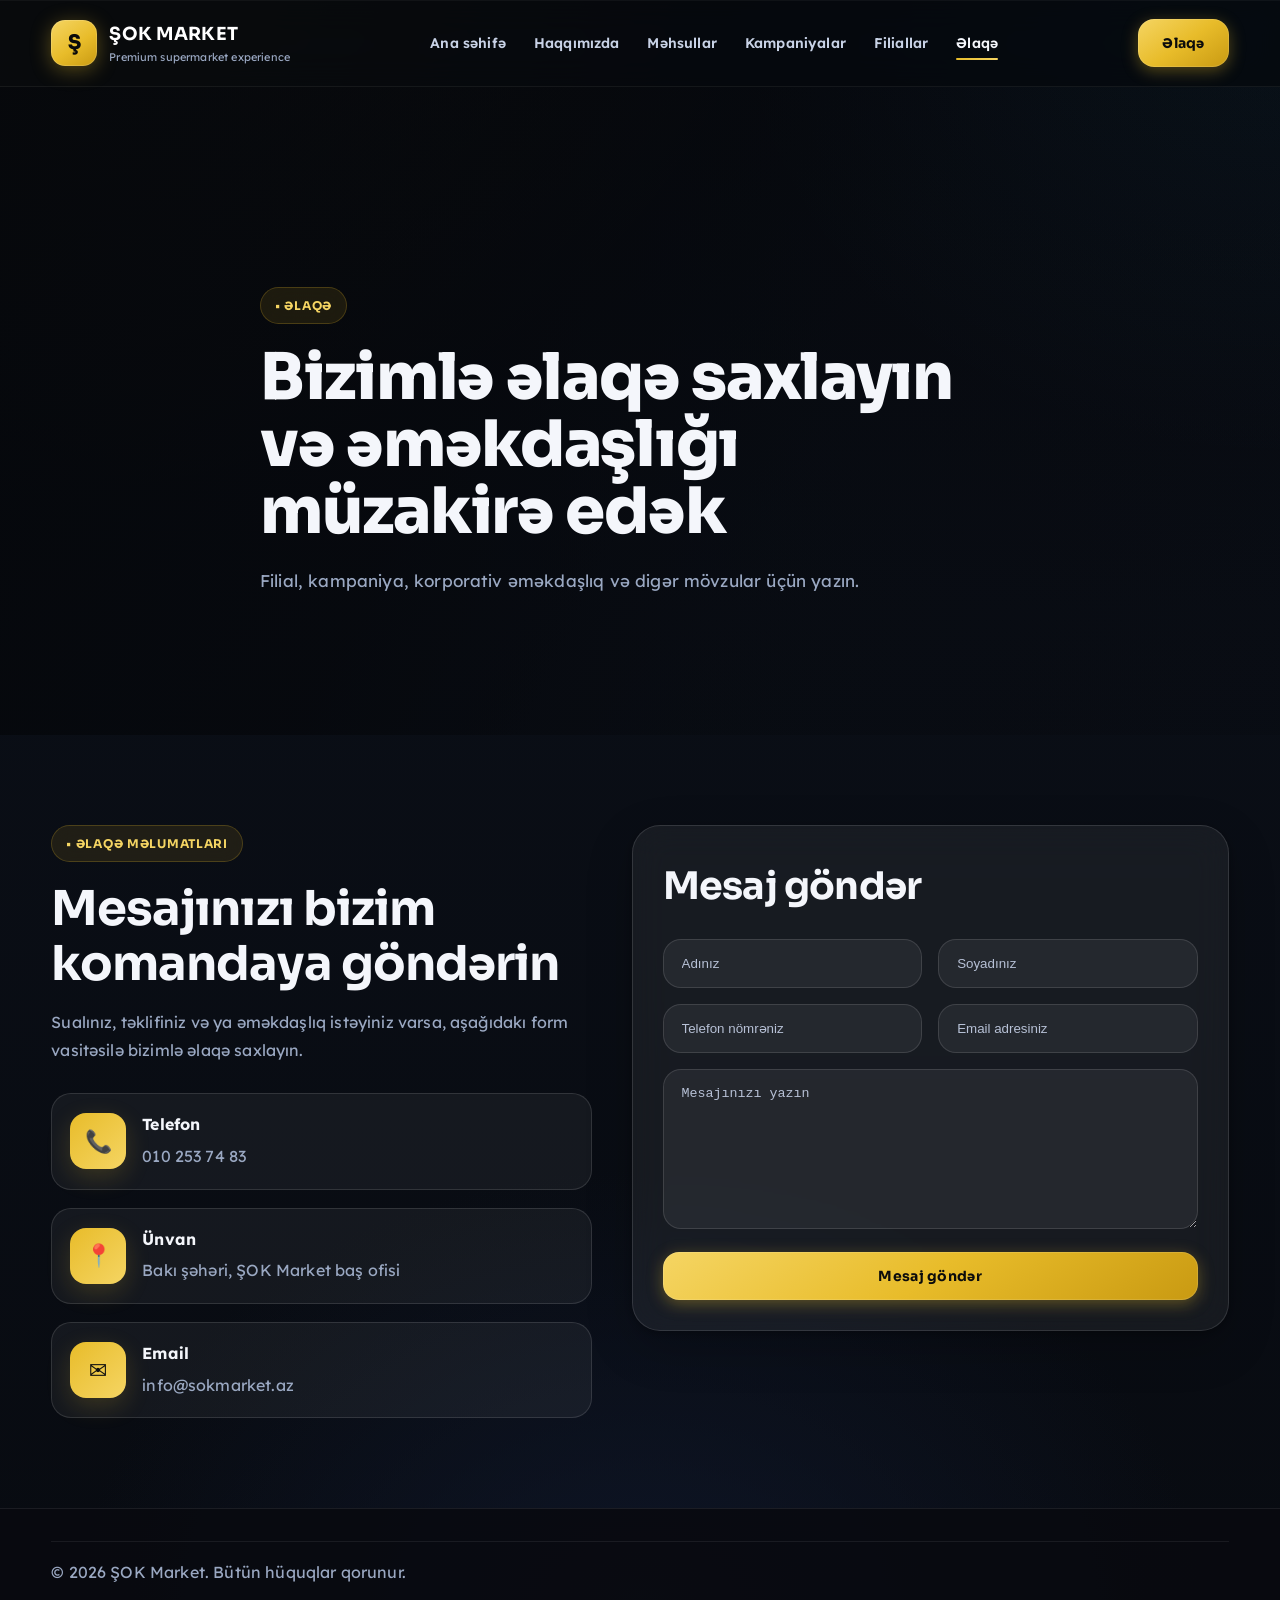
<file: contact.html>
<!DOCTYPE html>
<html lang="az">
<head>
  <meta charset="UTF-8" />
  <meta name="viewport" content="width=device-width, initial-scale=1.0" />
  <link rel="preconnect" href="https://fonts.googleapis.com" />
  <link rel="preconnect" href="https://fonts.gstatic.com" crossorigin />
  <link href="https://fonts.googleapis.com/css2?family=Lexend:wght@300;400;500;600;700&family=Sora:wght@600;700;800&display=swap" rel="stylesheet" />
  <title>Əlaqə | ŞOK Market</title>
  <link rel="stylesheet" href="style.css" />
</head>
<body>

  <header class="site-header">
    <div class="container nav-wrap">
      <a href="index.html" class="brand">
        <span class="brand-badge">Ş</span>
        <div class="brand-text">
          <strong>ŞOK MARKET</strong>
          <small>Premium supermarket experience</small>
        </div>
      </a>

      <nav class="nav" id="navMenu">
        <a href="index.html">Ana səhifə</a>
        <a href="about.html">Haqqımızda</a>
        <a href="products.html">Məhsullar</a>
        <a href="campaigns.html">Kampaniyalar</a>
        <a href="stores.html">Filiallar</a>
        <a href="contact.html" class="active">Əlaqə</a>
      </nav>

      <div class="nav-actions">
        <a href="contact.html" class="btn btn-primary">Əlaqə</a>
        <button class="menu-toggle" id="menuToggle">☰</button>
      </div>
    </div>
  </header>

  <section class="page-hero">
    <div class="page-hero-bg" style="background-image:url('https://images.unsplash.com/photo-1504384308090-c894fdcc538d?auto=format&fit=crop&w=1800&q=80')"></div>
    <div class="page-hero-overlay"></div>
    <div class="container hero-content reveal">
      <span class="section-chip">• Əlaqə</span>
      <h1>Bizimlə əlaqə saxlayın və əməkdaşlığı müzakirə edək</h1>
      <p>Filial, kampaniya, korporativ əməkdaşlıq və digər mövzular üçün yazın.</p>
    </div>
  </section>

  <section class="section contact-section">
    <div class="container contact-grid">
      <div class="contact-left reveal">
        <span class="section-chip">• Əlaqə məlumatları</span>
        <h2>Mesajınızı bizim komandaya göndərin</h2>
        <p>
          Sualınız, təklifiniz və ya əməkdaşlıq istəyiniz varsa, aşağıdakı form vasitəsilə bizimlə əlaqə saxlayın.
        </p>

        <div class="contact-info-list">
          <div class="contact-info-item">
            <span class="icon-box">📞</span>
            <div>
              <strong>Telefon</strong>
              <p>010 253 74 83</p>
            </div>
          </div>

          <div class="contact-info-item">
            <span class="icon-box">📍</span>
            <div>
              <strong>Ünvan</strong>
              <p>Bakı şəhəri, ŞOK Market baş ofisi</p>
            </div>
          </div>

          <div class="contact-info-item">
            <span class="icon-box">✉</span>
            <div>
              <strong>Email</strong>
              <p>info@sokmarket.az</p>
            </div>
          </div>
        </div>
      </div>

      <form class="glass-form reveal delay-1">
        <h3>Mesaj göndər</h3>
        <div class="form-row">
          <input type="text" placeholder="Adınız" />
          <input type="text" placeholder="Soyadınız" />
        </div>
        <div class="form-row">
          <input type="text" placeholder="Telefon nömrəniz" />
          <input type="email" placeholder="Email adresiniz" />
        </div>
        <textarea placeholder="Mesajınızı yazın"></textarea>
        <button type="button" class="btn btn-primary full-width">Mesaj göndər</button>
      </form>
    </div>
  </section>

  <footer class="site-footer">
    <div class="container footer-bottom">
      <p>© 2026 ŞOK Market. Bütün hüquqlar qorunur.</p>
    </div>
  </footer>

  <script src="script.js"></script>
</body>
</html>
</file>
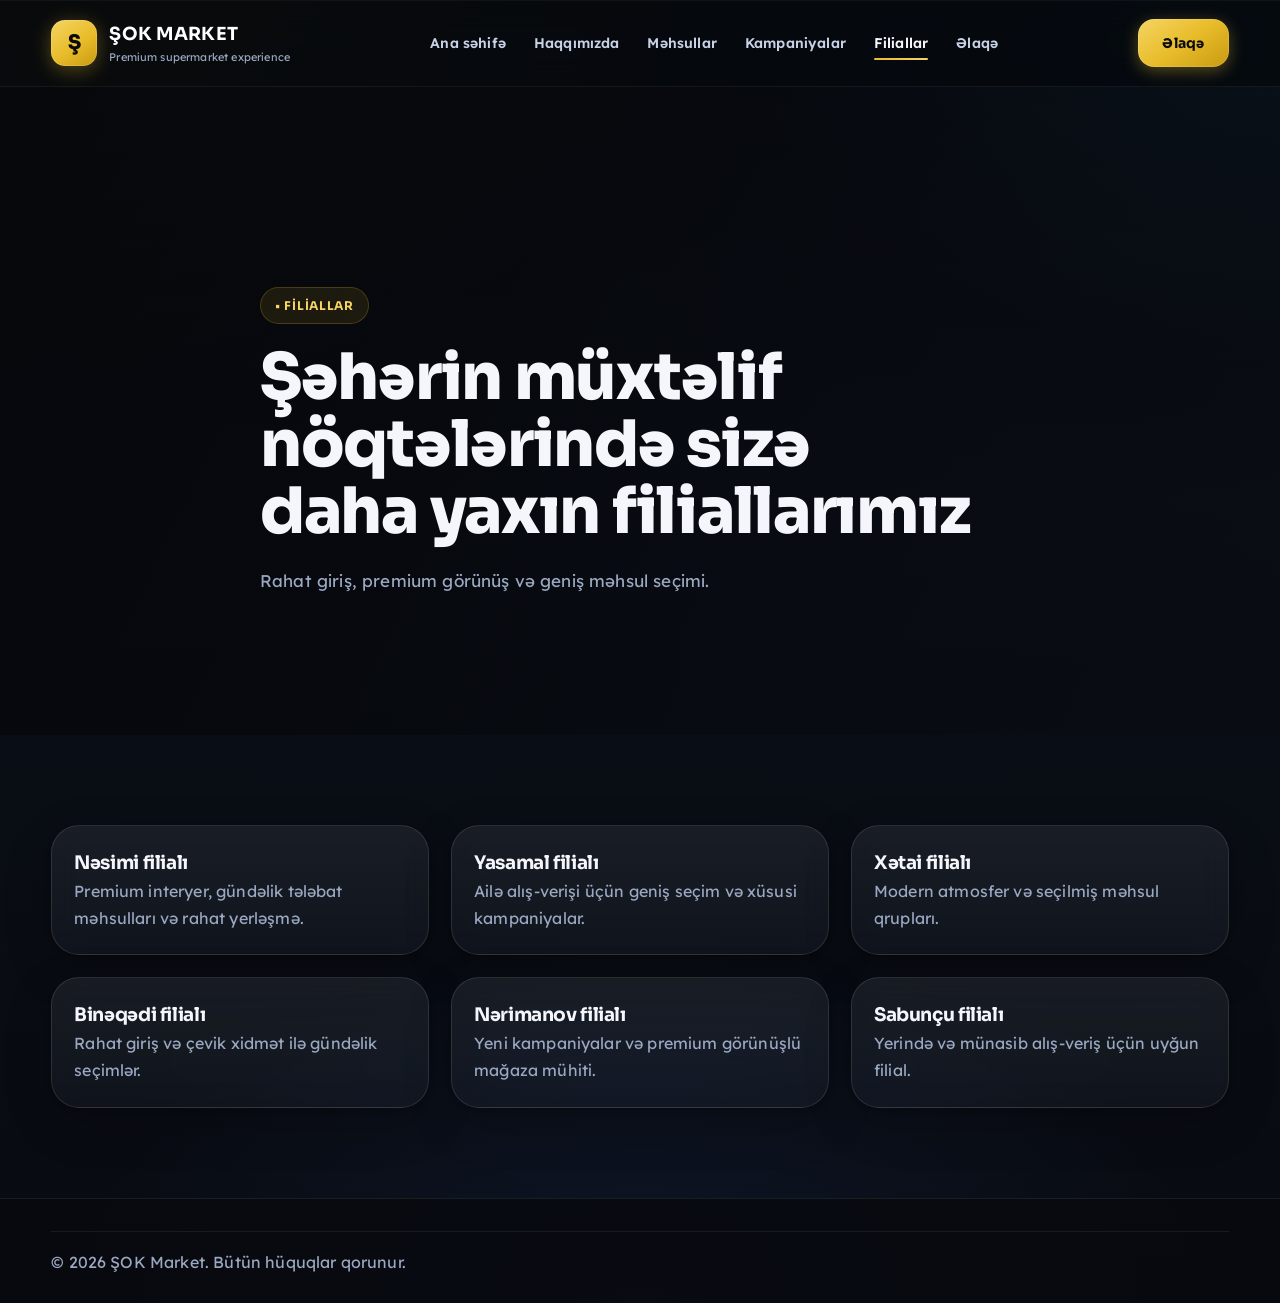
<file: stores.html>
<!DOCTYPE html>
<html lang="az">
<head>
  <meta charset="UTF-8" />
  <meta name="viewport" content="width=device-width, initial-scale=1.0" />
  <link rel="preconnect" href="https://fonts.googleapis.com" />
  <link rel="preconnect" href="https://fonts.gstatic.com" crossorigin />
  <link href="https://fonts.googleapis.com/css2?family=Lexend:wght@300;400;500;600;700&family=Sora:wght@600;700;800&display=swap" rel="stylesheet" />
  <title>Filiallar | ŞOK Market</title>
  <link rel="stylesheet" href="style.css" />
</head>
<body>

  <header class="site-header">
    <div class="container nav-wrap">
      <a href="index.html" class="brand">
        <span class="brand-badge">Ş</span>
        <div class="brand-text">
          <strong>ŞOK MARKET</strong>
          <small>Premium supermarket experience</small>
        </div>
      </a>

      <nav class="nav" id="navMenu">
        <a href="index.html">Ana səhifə</a>
        <a href="about.html">Haqqımızda</a>
        <a href="products.html">Məhsullar</a>
        <a href="campaigns.html">Kampaniyalar</a>
        <a href="stores.html" class="active">Filiallar</a>
        <a href="contact.html">Əlaqə</a>
      </nav>

      <div class="nav-actions">
        <a href="contact.html" class="btn btn-primary">Əlaqə</a>
        <button class="menu-toggle" id="menuToggle">☰</button>
      </div>
    </div>
  </header>

  <section class="page-hero">
    <div class="page-hero-bg" style="background-image:url('https://images.unsplash.com/photo-1534723328310-e82dad3ee43f?auto=format&fit=crop&w=1800&q=80')"></div>
    <div class="page-hero-overlay"></div>
    <div class="container hero-content reveal">
      <span class="section-chip">• Filiallar</span>
      <h1>Şəhərin müxtəlif nöqtələrində sizə daha yaxın filiallarımız</h1>
      <p>Rahat giriş, premium görünüş və geniş məhsul seçimi.</p>
    </div>
  </section>

  <section class="section">
    <div class="container">
      <div class="store-grid">
        <div class="store-card reveal">
          <h3>Nəsimi filialı</h3>
          <p>Premium interyer, gündəlik tələbat məhsulları və rahat yerləşmə.</p>
        </div>
        <div class="store-card reveal delay-1">
          <h3>Yasamal filialı</h3>
          <p>Ailə alış-verişi üçün geniş seçim və xüsusi kampaniyalar.</p>
        </div>
        <div class="store-card reveal delay-2">
          <h3>Xətai filialı</h3>
          <p>Modern atmosfer və seçilmiş məhsul qrupları.</p>
        </div>
        <div class="store-card reveal">
          <h3>Binəqədi filialı</h3>
          <p>Rahat giriş və çevik xidmət ilə gündəlik seçimlər.</p>
        </div>
        <div class="store-card reveal delay-1">
          <h3>Nərimanov filialı</h3>
          <p>Yeni kampaniyalar və premium görünüşlü mağaza mühiti.</p>
        </div>
        <div class="store-card reveal delay-2">
          <h3>Sabunçu filialı</h3>
          <p>Yerində və münasib alış-veriş üçün uyğun filial.</p>
        </div>
      </div>
    </div>
  </section>

  <footer class="site-footer">
    <div class="container footer-bottom">
      <p>© 2026 ŞOK Market. Bütün hüquqlar qorunur.</p>
    </div>
  </footer>

  <script src="script.js"></script>
</body>
</html>
</file>
<file: style.css>
*{
  margin:0;
  padding:0;
  box-sizing:border-box;
}

:root{
  --bg:#070a10;
  --bg-soft:#0c1018;
  --bg-elevated:rgba(255,255,255,0.055);
  --card:rgba(255,255,255,0.07);
  --card-border:rgba(255,255,255,0.11);
  --text:#f4f6fb;
  --muted:#9aa8c2;
  --yellow:#e8bc2a;
  --yellow-soft:#f5d563;
  --cyan:#38bdf8;
  --dark:#111827;
  --shadow:0 2px 8px rgba(0,0,0,0.28), 0 16px 48px rgba(0,0,0,0.2);
  --shadow-hover:0 6px 20px rgba(0,0,0,0.32), 0 22px 56px rgba(232,188,42,0.07);
  --ease:cubic-bezier(0.25,0.1,0.25,1);
  --radius-sm:16px;
  --radius-md:22px;
  --radius-lg:28px;
  --font-sans:"Lexend",system-ui,sans-serif;
  --font-display:"Sora",var(--font-sans);
}

html{
  scroll-behavior:smooth;
}

::selection{
  background:rgba(232,188,42,0.28);
  color:var(--text);
}

body{
  font-family:var(--font-sans);
  font-weight:400;
  font-size:16px;
  line-height:1.6;
  letter-spacing:0.01em;
  -webkit-font-smoothing:antialiased;
  text-rendering:optimizeLegibility;
  background:
    radial-gradient(ellipse 120% 80% at 0% -10%, rgba(232,188,42,0.09), transparent 52%),
    radial-gradient(ellipse 90% 60% at 100% 0%, rgba(56,189,248,0.06), transparent 48%),
    radial-gradient(ellipse 80% 50% at 50% 100%, rgba(15,23,42,0.85), transparent 55%),
    linear-gradient(180deg,var(--bg) 0%,#0a0e16 38%,#080b11 100%);
  color:var(--text);
  overflow-x:hidden;
}

h1,h2,h3,h4,h5,h6,
.brand-text strong,
.section-head h2,
.btn,
.section-chip,
.marquee-track,
.tag,
.campaign-badge{
  font-family:var(--font-display);
  letter-spacing:-0.02em;
}

img{
  width:100%;
  display:block;
}

a{
  color:inherit;
  text-decoration:none;
}

.container{
  width:min(1200px,92%);
  margin:0 auto;
}

.section{
  padding:90px 0;
}

.section + .section{
  border-top:1px solid rgba(255,255,255,0.038);
}

.about-section{
  background:linear-gradient(180deg, transparent, rgba(56,189,248,0.03) 50%, transparent);
}

.section-chip{
  display:inline-flex;
  align-items:center;
  gap:8px;
  padding:8px 14px;
  border-radius:999px;
  background:rgba(232,188,42,0.1);
  border:1px solid rgba(232,188,42,0.22);
  backdrop-filter:blur(12px);
  color:var(--yellow-soft);
  font-size:12px;
  font-weight:700;
  letter-spacing:0.06em;
  text-transform:uppercase;
  margin-bottom:20px;
}

.site-header{
  position:sticky;
  top:0;
  z-index:999;
  background:rgba(6,8,12,0.78);
  backdrop-filter:saturate(140%) blur(16px);
  border-bottom:1px solid rgba(255,255,255,0.06);
  box-shadow:0 1px 0 rgba(255,255,255,0.04) inset;
}

.nav-wrap{
  min-height:86px;
  display:flex;
  align-items:center;
  justify-content:space-between;
  gap:20px;
}

.brand{
  display:flex;
  align-items:center;
  gap:12px;
}

.brand-badge{
  width:46px;
  height:46px;
  border-radius:14px;
  display:flex;
  align-items:center;
  justify-content:center;
  background:linear-gradient(145deg,var(--yellow-soft),var(--yellow) 55%,#c99a12);
  color:#0a0a0a;
  font-size:20px;
  font-weight:800;
  font-family:var(--font-display);
  box-shadow:0 4px 20px rgba(232,188,42,0.35), 0 0 0 1px rgba(255,255,255,0.15) inset;
}

.brand-text{
  display:flex;
  flex-direction:column;
}

.brand-text strong{
  font-size:18px;
  color:#fff;
  letter-spacing:0.3px;
}

.brand-text small{
  color:var(--muted);
  font-size:11px;
}

.nav{
  display:flex;
  align-items:center;
  gap:28px;
}

.nav a{
  font-size:14px;
  font-weight:600;
  color:#c8d2e6;
  transition:color .2s var(--ease), opacity .2s var(--ease);
  position:relative;
}

.nav a::after{
  content:"";
  position:absolute;
  left:0;
  bottom:-6px;
  width:0;
  height:2px;
  border-radius:2px;
  background:linear-gradient(90deg,var(--yellow),var(--yellow-soft));
  transition:width .25s ease;
}

.nav a:hover,
.nav a.active{
  color:var(--text);
}

.nav a:hover::after,
.nav a.active::after{
  width:100%;
}

.nav-actions{
  display:flex;
  align-items:center;
  gap:12px;
}

.btn{
  min-height:48px;
  padding:0 24px;
  border:none;
  border-radius:var(--radius-sm);
  display:inline-flex;
  align-items:center;
  justify-content:center;
  cursor:pointer;
  font-size:14px;
  font-weight:700;
  letter-spacing:0.02em;
  transition:transform .22s var(--ease), box-shadow .22s var(--ease), background .22s var(--ease), border-color .22s var(--ease);
}

.btn:focus-visible{
  outline:2px solid var(--yellow-soft);
  outline-offset:3px;
}

.btn-primary{
  background:linear-gradient(145deg,var(--yellow-soft),var(--yellow) 50%,#c99a12);
  color:#0c0c0c;
  box-shadow:0 4px 16px rgba(232,188,42,0.35), 0 0 0 1px rgba(255,255,255,0.12) inset;
}

.btn-primary:hover{
  transform:translateY(-2px);
  box-shadow:var(--shadow-hover);
}

.btn-secondary{
  background:rgba(255,255,255,0.04);
  color:var(--text);
  border:1px solid rgba(255,255,255,0.14);
  backdrop-filter:blur(12px);
}

.btn-secondary:hover{
  background:rgba(255,255,255,0.09);
  border-color:rgba(255,255,255,0.22);
}

.menu-toggle{
  display:none;
  width:50px;
  height:50px;
  border:none;
  border-radius:var(--radius-sm);
  background:linear-gradient(145deg,var(--yellow-soft),var(--yellow));
  color:#0c0c0c;
  font-size:22px;
  font-weight:800;
  cursor:pointer;
  box-shadow:0 4px 14px rgba(232,188,42,0.35);
}

.page-hero{
  position:relative;
  min-height:72vh;
  display:flex;
  align-items:center;
  overflow:hidden;
}

.page-hero-bg{
  position:absolute;
  inset:0;
  background-size:cover;
  background-position:center;
}

.page-hero-overlay{
  position:absolute;
  inset:0;
  background:linear-gradient(115deg, rgba(5,7,11,0.92) 0%, rgba(5,7,11,0.72) 38%, rgba(5,7,11,0.35) 62%, rgba(5,7,11,0.2) 100%);
}

.page-hero .hero-content{
  position:relative;
  z-index:2;
  max-width:760px;
  padding:120px 0 60px;
}

.page-hero h1{
  font-size:clamp(2.25rem,5vw,4rem);
  line-height:1.05;
  margin-bottom:20px;
  font-weight:800;
  text-wrap:balance;
}

.page-hero p{
  color:var(--muted);
  font-size:17px;
  line-height:1.75;
  max-width:700px;
}

.hero-home{
  min-height:100vh;
}

.hero-home .hero-content{
  display:grid;
  grid-template-columns:1.05fr 0.95fr;
  gap:40px;
  align-items:center;
  max-width:none;
}

.hero-left h1{
  font-size:clamp(2.5rem,5.5vw,4.25rem);
  line-height:1.05;
  margin-bottom:20px;
  font-weight:800;
  text-wrap:balance;
}

.hero-left p{
  color:var(--muted);
  font-size:17px;
  line-height:1.75;
  max-width:720px;
}

.hero-buttons{
  display:flex;
  flex-wrap:wrap;
  gap:14px;
  margin-top:28px;
}

.hero-stats{
  display:flex;
  flex-wrap:wrap;
  gap:16px;
  margin-top:30px;
}

.glass-mini{
  min-width:130px;
  padding:16px 18px;
  border-radius:var(--radius-md);
  background:var(--bg-elevated);
  border:1px solid var(--card-border);
  backdrop-filter:saturate(130%) blur(20px);
  box-shadow:var(--shadow);
}

.glass-mini strong{
  display:block;
  font-size:24px;
}

.glass-mini span{
  color:var(--muted);
  font-size:14px;
}

.glass-panel{
  border-radius:var(--radius-lg);
  overflow:hidden;
  background:linear-gradient(165deg, rgba(255,255,255,0.09) 0%, rgba(255,255,255,0.04) 100%);
  border:1px solid var(--card-border);
  backdrop-filter:saturate(140%) blur(20px);
  box-shadow:var(--shadow);
}

.glass-top{
  display:flex;
  gap:8px;
  padding:18px 18px 8px;
}

.glass-dot{
  width:10px;
  height:10px;
  border-radius:50%;
  background:rgba(255,255,255,0.35);
}

.hero-card-image{
  padding:0 14px;
}

.hero-card-image img{
  height:320px;
  object-fit:cover;
  border-radius:var(--radius-md);
  box-shadow:0 12px 40px rgba(0,0,0,0.35);
}

.hero-card-content{
  padding:22px;
}

.tag{
  display:inline-block;
  padding:8px 14px;
  border-radius:999px;
  background:rgba(232,188,42,0.16);
  color:var(--yellow);
  font-size:12px;
  font-weight:700;
  margin-bottom:12px;
}

.hero-card-content h3{
  font-size:28px;
  margin-bottom:10px;
}

.hero-card-content p{
  color:var(--muted);
  line-height:1.7;
}

.section-head{
  text-align:center;
  margin-bottom:48px;
}

.section-head h2{
  font-size:clamp(1.75rem,4vw,2.75rem);
  line-height:1.12;
  margin-bottom:16px;
  font-weight:800;
  text-wrap:balance;
}

.section-head p{
  color:var(--muted);
  max-width:780px;
  margin:0 auto;
  line-height:1.8;
}

.info-strip{
  margin-top:-34px;
  position:relative;
  z-index:5;
}

.info-strip-grid{
  display:grid;
  grid-template-columns:repeat(4,1fr);
  gap:18px;
}

.strip-card{
  padding:22px;
  border-radius:var(--radius-md);
  background:var(--bg-elevated);
  border:1px solid var(--card-border);
  backdrop-filter:saturate(130%) blur(18px);
  text-align:center;
  box-shadow:var(--shadow);
  transition:transform .28s var(--ease), border-color .28s var(--ease);
}

.strip-card:hover{
  transform:translateY(-2px);
  border-color:rgba(232,188,42,0.22);
}

.strip-card span{
  color:var(--yellow);
  font-size:20px;
  display:block;
  margin-bottom:8px;
}

.strip-card p{
  font-weight:600;
}

.two-col{
  display:grid;
  grid-template-columns:0.95fr 1.05fr;
  gap:42px;
  align-items:center;
}

.image-stack{
  display:grid;
  grid-template-columns:1fr 0.72fr;
  gap:18px;
  align-items:end;
}

.glass-image{
  border-radius:28px;
  overflow:hidden;
  background:rgba(255,255,255,0.06);
  border:1px solid rgba(255,255,255,0.12);
  box-shadow:var(--shadow);
}

.glass-image.big img{
  height:520px;
  object-fit:cover;
}

.glass-image.small img{
  height:250px;
  object-fit:cover;
}

.content-side h2{
  font-size:50px;
  line-height:1.14;
  margin-bottom:16px;
}

.content-side p{
  color:var(--muted);
  line-height:1.8;
  font-size:17px;
}

.glass-info-grid{
  display:grid;
  grid-template-columns:1fr 1fr;
  gap:18px;
  margin-top:28px;
}

.glass-info-card{
  padding:24px;
  border-radius:24px;
  background:rgba(255,255,255,0.06);
  border:1px solid rgba(255,255,255,0.12);
  backdrop-filter:blur(14px);
  box-shadow:var(--shadow);
}

.icon-box{
  width:56px;
  height:56px;
  border-radius:16px;
  background:linear-gradient(135deg,var(--yellow),var(--yellow-soft));
  color:#111;
  display:flex;
  align-items:center;
  justify-content:center;
  font-size:22px;
  font-weight:800;
  box-shadow:0 8px 24px rgba(232,188,42,0.18);
}

.glass-info-card h4{
  margin:16px 0 8px;
  font-size:24px;
}

.glass-info-card p{
  font-size:15px;
  color:var(--muted);
}

.service-grid,
.product-grid,
.store-grid{
  display:grid;
  grid-template-columns:repeat(3,1fr);
  gap:22px;
}

.service-card,
.product-card,
.store-card{
  padding:22px;
  border-radius:var(--radius-lg);
  background:linear-gradient(180deg, rgba(255,255,255,0.07) 0%, rgba(255,255,255,0.035) 100%);
  border:1px solid var(--card-border);
  backdrop-filter:saturate(130%) blur(16px);
  box-shadow:var(--shadow);
  transition:transform .3s var(--ease), border-color .3s var(--ease), box-shadow .3s var(--ease);
}

.service-card:hover,
.product-card:hover,
.store-card:hover{
  transform:translateY(-5px);
  border-color:rgba(255,255,255,0.16);
  box-shadow:var(--shadow-hover);
}

.service-card img,
.product-card img{
  height:220px;
  object-fit:cover;
  border-radius:18px;
  margin-bottom:18px;
  box-shadow:0 8px 28px rgba(0,0,0,0.28);
}

.service-top,
.product-top{
  display:flex;
  justify-content:space-between;
  align-items:center;
  gap:14px;
  margin-bottom:10px;
}

.service-top h3,
.product-top h3{
  font-size:26px;
}

.service-top span,
.product-top span{
  color:var(--yellow);
  font-weight:800;
  font-size:16px;
}

.service-card p,
.product-card p,
.store-card p{
  color:var(--muted);
  line-height:1.7;
}

.product-price{
  display:inline-block;
  margin-top:14px;
  padding:10px 14px;
  border-radius:14px;
  background:rgba(232,188,42,0.16);
  color:var(--yellow);
  font-weight:700;
}

.campaign-grid{
  display:grid;
  grid-template-columns:repeat(3,1fr);
  gap:22px;
}

.campaign-card{
  position:relative;
  min-height:460px;
  border-radius:30px;
  overflow:hidden;
  box-shadow:var(--shadow);
}

.campaign-card img{
  width:100%;
  height:100%;
  object-fit:cover;
}

.campaign-overlay{
  position:absolute;
  inset:0;
  background:linear-gradient(to top, rgba(8,10,15,0.9) 0%, rgba(8,10,15,0.22) 52%, rgba(8,10,15,0.08) 100%);
}

.campaign-content{
  position:absolute;
  left:0;
  right:0;
  bottom:0;
  padding:28px;
}

.campaign-badge{
  display:inline-block;
  margin-bottom:14px;
  padding:8px 14px;
  border-radius:999px;
  background:rgba(232,188,42,0.16);
  border:1px solid rgba(232,188,42,0.30);
  color:var(--yellow);
  font-size:12px;
  font-weight:700;
}

.campaign-badge.alt{
  background:rgba(56,189,248,0.14);
  border-color:rgba(56,189,248,0.28);
  color:#7dd3fc;
}

.campaign-content h3{
  font-size:34px;
  line-height:1.15;
  margin-bottom:8px;
}

.campaign-content p{
  color:#dde4f1;
}

.marquee-section{
  overflow:hidden;
  padding:20px 0;
  background:linear-gradient(105deg,#c99a12 0%,var(--yellow) 42%,var(--yellow-soft) 100%);
  box-shadow:0 -1px 0 rgba(255,255,255,0.12) inset, 0 20px 48px rgba(232,188,42,0.15);
}

.marquee-track{
  display:flex;
  gap:28px;
  width:max-content;
  white-space:nowrap;
  color:#111;
  font-size:24px;
  font-weight:800;
  animation:marquee 18s linear infinite;
}

.contact-grid{
  display:grid;
  grid-template-columns:0.95fr 1.05fr;
  gap:40px;
  align-items:start;
}

.contact-left h2{
  font-size:48px;
  line-height:1.14;
  margin-bottom:16px;
}

.contact-left p{
  color:var(--muted);
  line-height:1.8;
}

.contact-info-list{
  display:grid;
  gap:18px;
  margin-top:28px;
}

.contact-info-item{
  display:flex;
  gap:16px;
  align-items:center;
  padding:18px;
  border-radius:20px;
  background:rgba(255,255,255,0.05);
  border:1px solid rgba(255,255,255,0.12);
}

.contact-info-item strong{
  display:block;
  margin-bottom:4px;
}

.contact-info-item p{
  margin:0;
  color:var(--muted);
}

.glass-form{
  padding:30px;
  border-radius:28px;
  background:rgba(255,255,255,0.06);
  border:1px solid rgba(255,255,255,0.12);
  backdrop-filter:blur(18px);
  box-shadow:var(--shadow);
}

.glass-form h3{
  font-size:38px;
  margin-bottom:22px;
}

.form-row{
  display:grid;
  grid-template-columns:1fr 1fr;
  gap:16px;
  margin-bottom:16px;
}

.glass-form input,
.glass-form textarea{
  width:100%;
  border:1px solid rgba(255,255,255,0.12);
  background:rgba(255,255,255,0.06);
  color:#fff;
  border-radius:18px;
  padding:16px 18px;
  outline:none;
  transition:border-color .2s var(--ease), box-shadow .2s var(--ease);
}

.glass-form input::placeholder,
.glass-form textarea::placeholder{
  color:#b7c1d6;
}

.glass-form textarea{
  min-height:160px;
  resize:vertical;
  margin-bottom:16px;
}

.glass-form input:focus,
.glass-form textarea:focus{
  border-color:rgba(232,188,42,0.4);
  box-shadow:0 0 0 3px rgba(232,188,42,0.12);
}

.full-width{
  width:100%;
}

.site-footer{
  padding-top:32px;
  background:rgba(8,10,15,0.88);
  border-top:1px solid rgba(255,255,255,0.08);
}

.footer-grid{
  display:grid;
  grid-template-columns:1.2fr 1fr 1fr 1.2fr;
  gap:28px;
  padding:34px 0;
}

.footer-brand{
  margin-bottom:16px;
}

.footer-grid h4{
  margin-bottom:14px;
  font-family:var(--font-display);
  font-weight:700;
  letter-spacing:-0.02em;
}

.footer-grid a{
  display:block;
  margin-bottom:8px;
  color:var(--muted);
  transition:color .2s var(--ease);
}

.footer-grid a:hover{
  color:var(--yellow-soft);
}

.footer-text{
  color:var(--muted);
}

.subscribe-box{
  display:flex;
  border-radius:16px;
  overflow:hidden;
  border:1px solid rgba(255,255,255,0.1);
}

.subscribe-box input{
  flex:1;
  padding:14px 16px;
  border:none;
  background:rgba(255,255,255,0.05);
  color:#fff;
  outline:none;
}

.subscribe-box button{
  width:60px;
  border:none;
  background:linear-gradient(135deg,var(--yellow),var(--yellow-soft));
  color:#111;
  font-size:20px;
  font-weight:800;
  cursor:pointer;
}

.footer-bottom{
  padding:18px 0 28px;
  border-top:1px solid rgba(255,255,255,0.07);
}

.footer-bottom p{
  color:var(--muted);
}

.reveal{
  opacity:0;
  transform:translateY(22px);
  transition:opacity .75s var(--ease), transform .75s var(--ease);
}

.reveal.active{
  opacity:1;
  transform:translateY(0);
}

.delay-1{transition-delay:.15s;}
.delay-2{transition-delay:.3s;}

@keyframes marquee{
  from{transform:translateX(0);}
  to{transform:translateX(-50%);}
}

@media (max-width:1100px){
  .hero-home .hero-content,
  .two-col,
  .contact-grid,
  .footer-grid{
    grid-template-columns:1fr;
  }

  .service-grid,
  .product-grid,
  .store-grid,
  .campaign-grid,
  .info-strip-grid{
    grid-template-columns:repeat(2,1fr);
  }

  .hero-left h1,
  .page-hero h1,
  .section-head h2,
  .content-side h2,
  .contact-left h2{
    font-size:44px;
  }
}

@media (max-width:780px){
  .nav a::after{
    display:none;
  }

  .nav a.active{
    color:var(--yellow-soft);
  }

  .nav{
    position:fixed;
    top:86px;
    right:-100%;
    width:260px;
    height:calc(100vh - 86px);
    background:rgba(12,15,22,0.96);
    backdrop-filter:blur(16px);
    flex-direction:column;
    align-items:flex-start;
    padding:24px;
    transition:.35s;
  }

  .nav.active{
    right:0;
  }

  .menu-toggle{
    display:inline-flex;
    align-items:center;
    justify-content:center;
  }

  .nav-actions .btn-primary{
    display:none;
  }

  .hero-home .hero-content,
  .service-grid,
  .product-grid,
  .store-grid,
  .campaign-grid,
  .info-strip-grid,
  .glass-info-grid,
  .form-row,
  .image-stack{
    grid-template-columns:1fr;
  }

  .hero-left h1,
  .page-hero h1,
  .section-head h2,
  .content-side h2,
  .contact-left h2,
  .glass-form h3{
    font-size:32px;
  }

  .hero-stats{
    flex-direction:column;
  }

  .glass-image.big img,
  .glass-image.small img{
    height:auto;
  }

  .campaign-card{
    min-height:360px;
  }

  .campaign-content h3{
    font-size:28px;
  }
}
.admin-hero{
  min-height: 62vh;
}

.admin-dashboard{
  margin-top: -30px;
  position: relative;
  z-index: 5;
}

.admin-stats{
  display:grid;
  grid-template-columns:repeat(4,1fr);
  gap:18px;
  margin-bottom:24px;
}

.admin-stat-card{
  padding:22px;
  border-radius:24px;
  background:rgba(255,255,255,0.07);
  border:1px solid rgba(255,255,255,0.12);
  backdrop-filter:blur(14px);
  box-shadow:var(--shadow);
}

.admin-stat-card span{
  display:block;
  color:var(--muted);
  margin-bottom:8px;
}

.admin-stat-card strong{
  font-size:34px;
  color:#fff;
}

.admin-grid{
  display:grid;
  grid-template-columns:300px 1fr;
  gap:22px;
  align-items:start;
}

.admin-sidebar,
.admin-main{
  display:grid;
  gap:22px;
}

.admin-card{
  padding:24px;
  border-radius:28px;
  background:rgba(255,255,255,0.07);
  border:1px solid rgba(255,255,255,0.12);
  backdrop-filter:blur(16px);
  box-shadow:var(--shadow);
}

.admin-card h2,
.admin-card h3{
  margin-bottom:14px;
}

.admin-muted{
  color:var(--muted);
  line-height:1.8;
}

.admin-menu-list{
  display:grid;
  gap:10px;
}

.admin-menu-list a{
  padding:12px 14px;
  border-radius:14px;
  background:rgba(255,255,255,0.04);
  color:#fff;
  transition:.3s;
}

.admin-menu-list a:hover{
  background:rgba(255,255,255,0.09);
  color:var(--yellow);
}

.admin-actions-quick{
  display:grid;
  gap:12px;
}

.admin-overview-grid{
  display:grid;
  grid-template-columns:repeat(2,1fr);
  gap:16px;
  margin-top:18px;
}

.overview-box{
  padding:18px;
  border-radius:18px;
  background:rgba(255,255,255,0.04);
  border:1px solid rgba(255,255,255,0.08);
}

.overview-box h4{
  margin-bottom:8px;
}

.overview-box p{
  color:var(--muted);
  line-height:1.7;
}

.admin-form-grid{
  display:grid;
  grid-template-columns:repeat(2,1fr);
  gap:16px;
}

.form-field{
  display:flex;
  flex-direction:column;
  gap:8px;
}

.form-field label{
  font-size:14px;
  color:#fff;
  font-weight:700;
}

.form-field input,
.form-field textarea,
.form-field select{
  width:100%;
  border:1px solid rgba(255,255,255,0.12);
  background:rgba(255,255,255,0.06);
  color:#fff;
  border-radius:16px;
  padding:15px 16px;
  outline:none;
}

.form-field textarea{
  min-height:130px;
  resize:vertical;
}

.full-col{
  grid-column:1 / -1;
}

.form-actions{
  display:flex;
  gap:12px;
  flex-wrap:wrap;
}

.special-day-grid{
  display:grid;
  grid-template-columns:repeat(3,1fr);
  gap:16px;
}

.special-day-box{
  padding:18px;
  border-radius:18px;
  background:rgba(255,255,255,0.04);
  border:1px solid rgba(255,255,255,0.08);
}

.special-day-box h4{
  margin-bottom:8px;
}

.special-day-box p{
  color:var(--muted);
  margin-bottom:14px;
}

.table-wrap{
  overflow:auto;
}

.admin-table{
  width:100%;
  border-collapse:collapse;
}

.admin-table th,
.admin-table td{
  text-align:left;
  padding:14px 12px;
  border-bottom:1px solid rgba(255,255,255,0.08);
}

.admin-table th{
  color:#fff;
}

.admin-table td{
  color:var(--muted);
}

.status-pill{
  display:inline-block;
  padding:6px 12px;
  border-radius:999px;
  font-size:12px;
  font-weight:700;
}

.status-pill.active{
  background:rgba(34,197,94,0.18);
  color:#86efac;
}

.status-pill.pending{
  background:rgba(245,158,11,0.18);
  color:#fcd34d;
}

.small-btn{
  border:none;
  padding:10px 14px;
  border-radius:12px;
  background:linear-gradient(135deg,var(--yellow),var(--yellow-soft));
  color:#111;
  font-weight:700;
  cursor:pointer;
}

@media (max-width:1100px){
  .admin-stats,
  .special-day-grid{
    grid-template-columns:repeat(2,1fr);
  }

  .admin-grid{
    grid-template-columns:1fr;
  }
}

@media (max-width:780px){
  .admin-stats,
  .admin-overview-grid,
  .admin-form-grid,
  .special-day-grid{
    grid-template-columns:1fr;
  }
}
.admin-live-grid{
  display:grid;
  grid-template-columns:repeat(3,1fr);
  gap:16px;
  margin-top:24px;
}

.admin-preview-card{
  border-radius:22px;
  overflow:hidden;
  background:rgba(255,255,255,0.05);
  border:1px solid rgba(255,255,255,0.10);
  box-shadow:var(--shadow);
}

.admin-preview-image-wrap{
  position:relative;
}

.admin-preview-image{
  width:100%;
  height:180px;
  object-fit:cover;
}

.admin-preview-badge{
  position:absolute;
  top:12px;
  left:12px;
  padding:8px 12px;
  border-radius:999px;
  background:rgba(232,188,42,0.18);
  border:1px solid rgba(232,188,42,0.28);
  color:var(--yellow);
  font-size:12px;
  font-weight:700;
  backdrop-filter:blur(10px);
}

.admin-preview-body{
  padding:18px;
}

.admin-preview-body h3{
  margin-bottom:8px;
}

.admin-preview-body p{
  color:var(--muted);
  line-height:1.7;
  margin-bottom:10px;
}

.admin-preview-body small{
  display:block;
  color:#d8deea;
  margin-bottom:14px;
}

.delete-btn{
  width:100%;
}

@media (max-width:1100px){
  .admin-live-grid{
    grid-template-columns:repeat(2,1fr);
  }
}

@media (max-width:780px){
  .admin-live-grid{
    grid-template-columns:1fr;
  }
}
</file>
